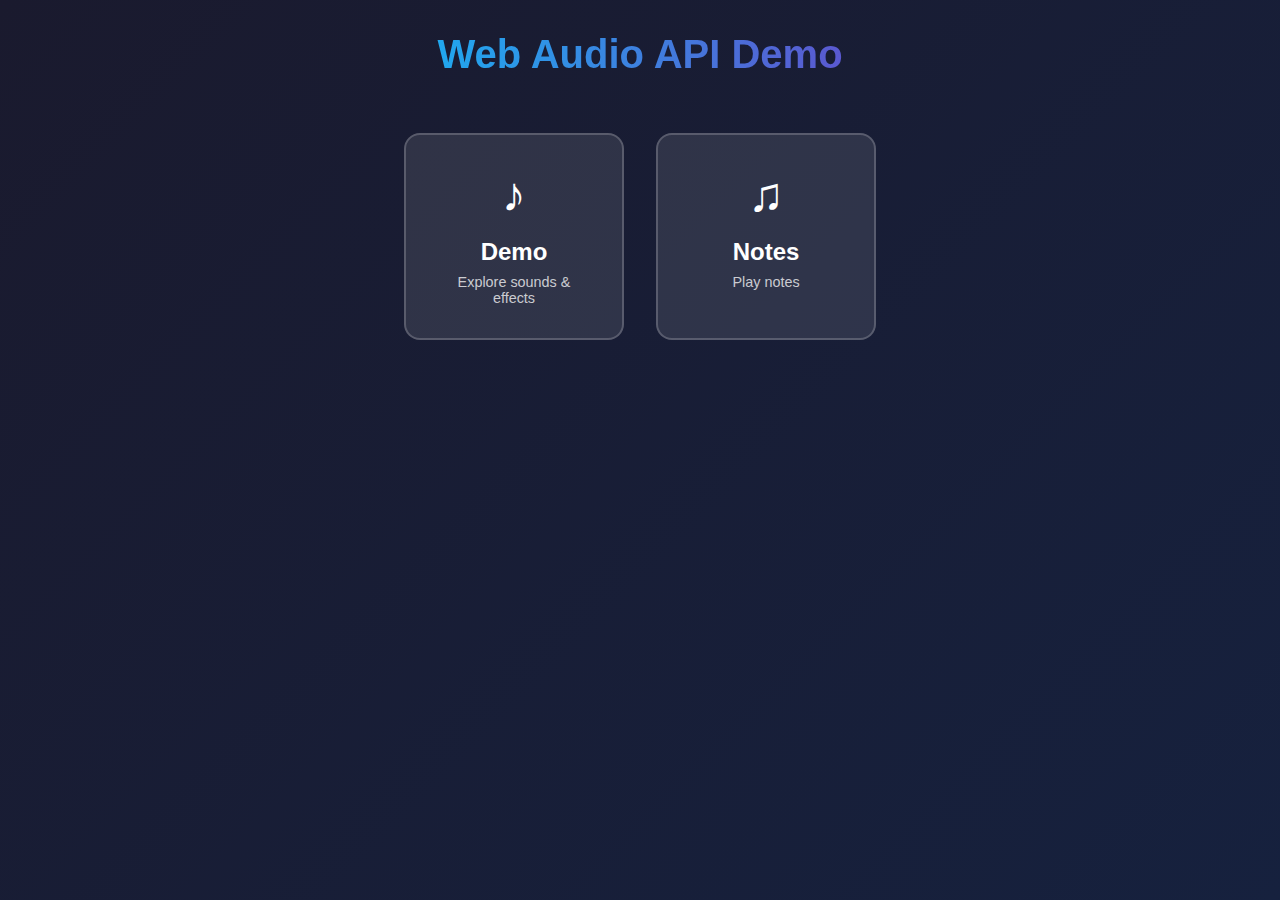
<file: index.html>
<!DOCTYPE html>
<html lang="en">
  <head>
    <meta charset="UTF-8" />
    <meta name="viewport" content="width=device-width, initial-scale=1.0" />
    <title>Web Audio API Demo</title>
    <link rel="stylesheet" href="styles.css" />
  </head>
  <body>
    <div class="container">
      <!-- Landing View -->
      <div id="landing-view" class="view">
        <h1>Web Audio API Demo</h1>
        <div class="mode-selection">
          <button type="button" id="btn-demo" class="mode-btn" aria-label="Demo mode: Explore sounds and effects">
            <span class="mode-icon" aria-hidden="true">♪</span>
            <span class="mode-title">Demo</span>
            <span class="mode-desc">Explore sounds & effects</span>
          </button>
          <button type="button" id="btn-piano" class="mode-btn" aria-label="Notes mode: Play musical notes">
            <span class="mode-icon" aria-hidden="true">♫</span>
            <span class="mode-title">Notes</span>
            <span class="mode-desc">Play notes</span>
          </button>
        </div>
      </div>

      <!-- Demo View -->
      <div id="demo-view" class="view hidden">
        <div class="sticky-header">
          <button class="back-btn" data-target="landing-view">← Back</button>
          <h1>Web Audio API Demo</h1>

          <div class="visualizer">
            <canvas id="waveform"></canvas>
          </div>

          <div class="controls">
            <div class="control-group">
              <label for="frequency"
                >Frequency: <span id="frequency-value">440</span>Hz</label
              >
              <input
                type="range"
                id="frequency"
                min="20"
                max="2000"
                step="10"
                value="440"
              />
            </div>
            <div class="control-group">
              <label for="duration"
                >Duration: <span id="duration-value">2</span>s</label
              >
              <input
                type="range"
                id="duration"
                min="1"
                max="5"
                step="0.5"
                value="2"
              />
            </div>
          </div>
        </div>

        <div class="categories">
          <section class="category">
            <h2>Basic Waveforms</h2>
            <div class="buttons">
              <button data-sound="sine">Sine</button>
              <button data-sound="square">Square</button>
              <button data-sound="sawtooth">Sawtooth</button>
              <button data-sound="triangle">Triangle</button>
            </div>
          </section>

          <section class="category">
            <h2>Filtered Sounds</h2>
            <div class="buttons">
              <button data-sound="lowpass">Lowpass</button>
              <button data-sound="highpass">Highpass</button>
              <button data-sound="bandpass">Bandpass</button>
              <button data-sound="notch">Notch</button>
            </div>
          </section>

          <section class="category">
            <h2>Envelope Shapes</h2>
            <div class="buttons">
              <button data-sound="pluck">Pluck</button>
              <button data-sound="pad">Pad</button>
              <button data-sound="stab">Stab</button>
              <button data-sound="swell">Swell</button>
            </div>
          </section>

          <section class="category">
            <h2>Modulation Effects</h2>
            <div class="buttons">
              <button data-sound="vibrato">Vibrato</button>
              <button data-sound="tremolo">Tremolo</button>
              <button data-sound="fmBass">FM Bass</button>
              <button data-sound="fmBell">FM Bell</button>
            </div>
          </section>

          <section class="category">
            <h2>Sound Effects</h2>
            <div class="buttons">
              <button data-sound="laser">Laser</button>
              <button data-sound="powerUp">Power Up</button>
              <button data-sound="alarm">Alarm</button>
              <button data-sound="noiseBurst">Noise Burst</button>
            </div>
          </section>
        </div>
      </div>

      <!-- Piano View -->
      <div id="piano-view" class="view hidden">
        <button class="back-btn" data-target="landing-view">← Back</button>

        <h1>Notes</h1>
        <p class="piano-subtitle">Play the ascending scale</p>

        <div class="controls piano-controls">
          <div class="control-group">
            <label for="piano-frequency"
              >Base Frequency:
              <span id="piano-frequency-value">262</span>Hz</label
            >
            <input
              type="range"
              id="piano-frequency"
              min="100"
              max="1000"
              step="1"
              value="262"
            />
          </div>
          <div class="control-group">
            <label for="piano-duration"
              >Duration: <span id="piano-duration-value">1</span>s</label
            >
            <input
              type="range"
              id="piano-duration"
              min="0.1"
              max="2"
              step="0.1"
              value="1"
            />
          </div>
        </div>

        <div class="waveform-selector">
          <button data-wave="sine" class="wave-btn active">Sine</button>
          <button data-wave="square" class="wave-btn">Square</button>
          <button data-wave="sawtooth" class="wave-btn">Sawtooth</button>
          <button data-wave="triangle" class="wave-btn">Triangle</button>
        </div>

        <div class="piano-keys">
          <button class="piano-key" data-note="sa" data-freq="261.63"></button>
          <button class="piano-key" data-note="re" data-freq="293.66"></button>
          <button class="piano-key" data-note="ga" data-freq="329.63"></button>
          <button class="piano-key" data-note="ma" data-freq="349.23"></button>
          <button class="piano-key" data-note="pa" data-freq="392.00"></button>
          <button class="piano-key" data-note="da" data-freq="440.00"></button>
          <button class="piano-key" data-note="ni" data-freq="493.88"></button>
          <button class="piano-key" data-note="sa2" data-freq="523.25"></button>
        </div>
      </div>
    </div>

    <script src="audio-utils.js"></script>
    <script src="script.js"></script>
  </body>
</html>
</file>
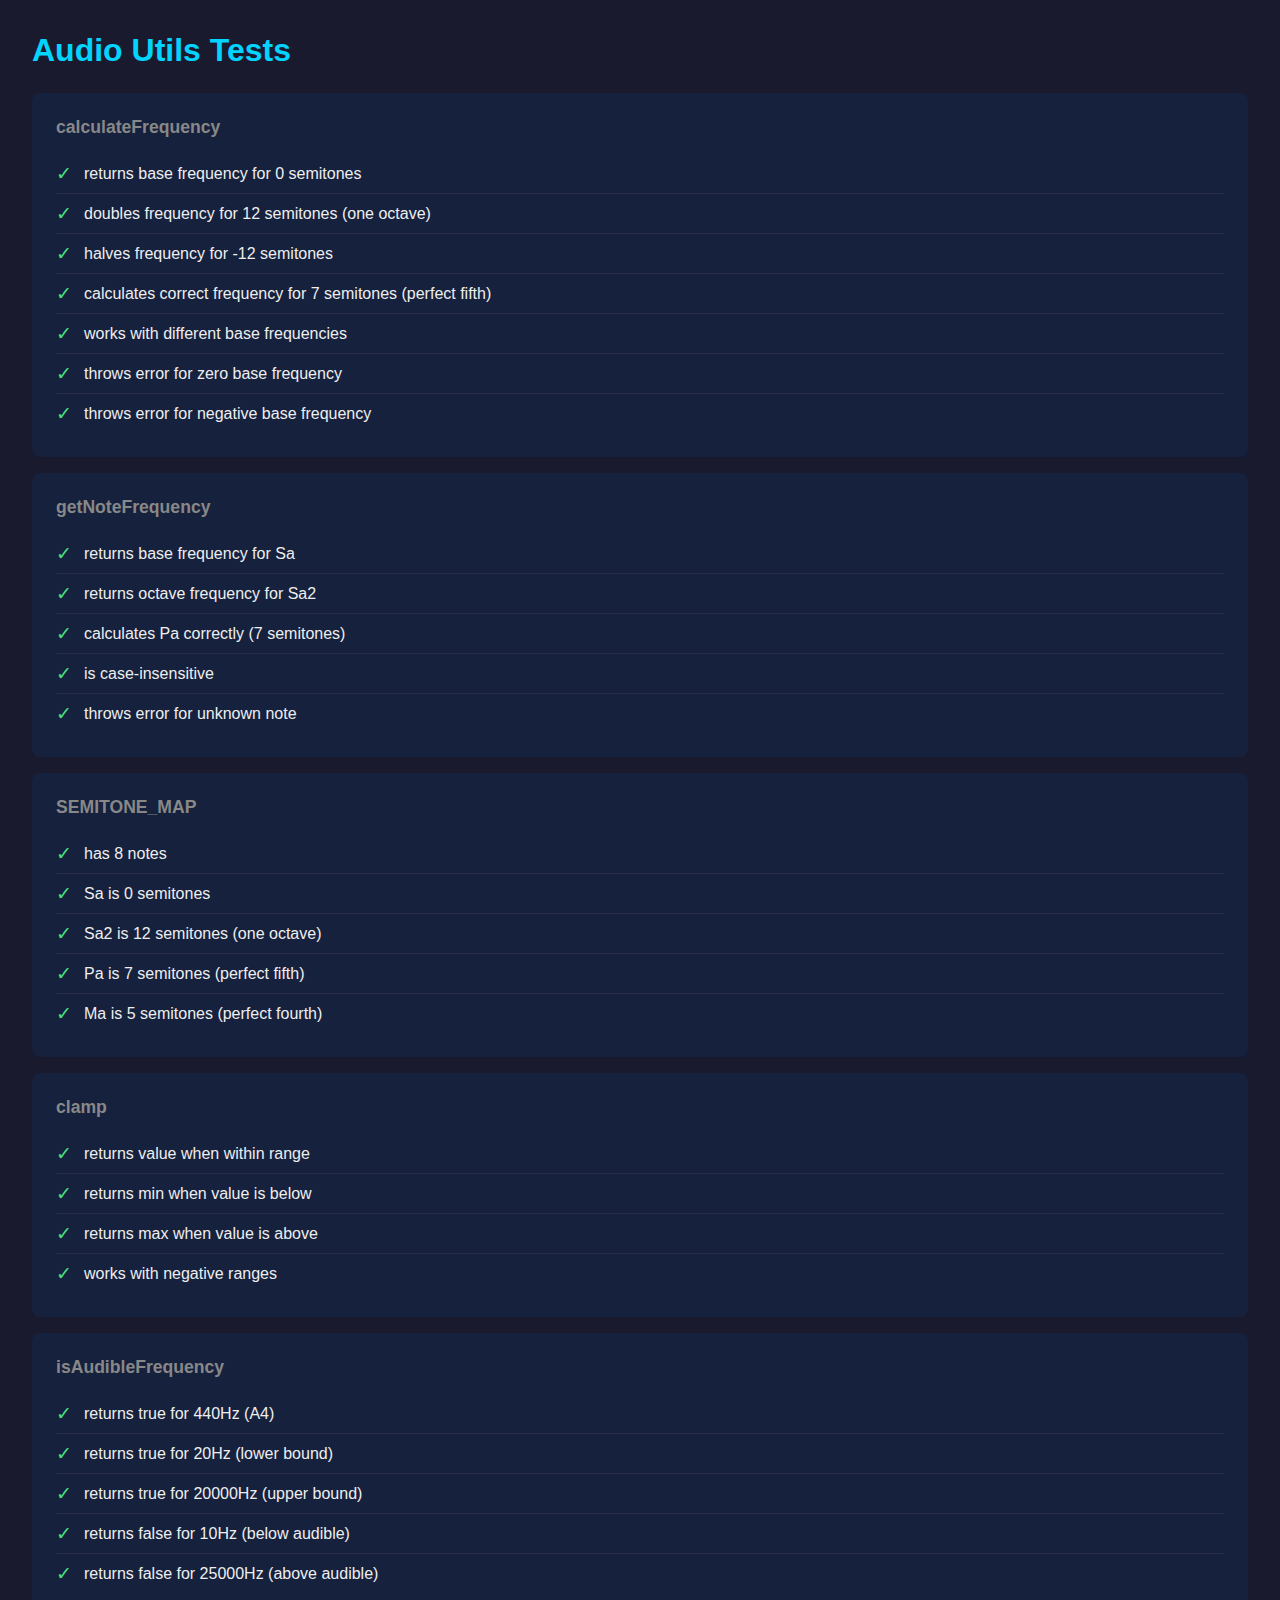
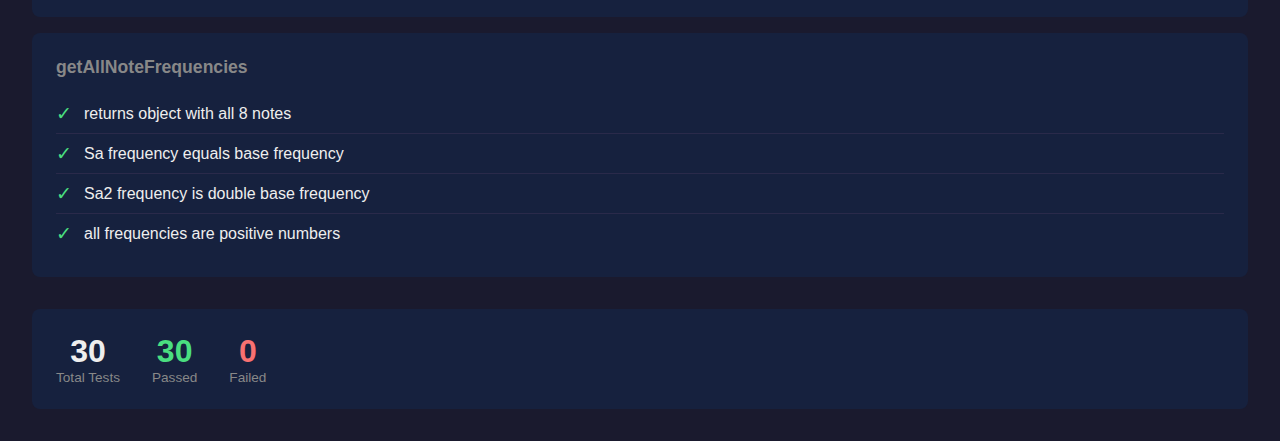
<file: test.html>
<!DOCTYPE html>
<html lang="en">
<head>
    <meta charset="UTF-8">
    <meta name="viewport" content="width=device-width, initial-scale=1.0">
    <title>Audio Utils - Tests</title>
    <style>
        * {
            box-sizing: border-box;
            margin: 0;
            padding: 0;
        }
        body {
            font-family: -apple-system, BlinkMacSystemFont, 'Segoe UI', Roboto, sans-serif;
            background: #1a1a2e;
            color: #eee;
            padding: 2rem;
            min-height: 100vh;
        }
        h1 {
            margin-bottom: 1.5rem;
            color: #00d4ff;
        }
        .test-suite {
            background: #16213e;
            border-radius: 8px;
            padding: 1.5rem;
            margin-bottom: 1rem;
        }
        .test-suite h2 {
            font-size: 1.1rem;
            margin-bottom: 1rem;
            color: #888;
        }
        .test {
            padding: 0.5rem 0;
            border-bottom: 1px solid #2a2a4a;
            display: flex;
            align-items: center;
            gap: 0.75rem;
        }
        .test:last-child {
            border-bottom: none;
        }
        .test-status {
            font-size: 1.2rem;
        }
        .test-name {
            flex: 1;
        }
        .test-details {
            font-size: 0.85rem;
            color: #888;
        }
        .pass { color: #4ade80; }
        .fail { color: #f87171; }
        .summary {
            margin-top: 2rem;
            padding: 1.5rem;
            background: #16213e;
            border-radius: 8px;
            display: flex;
            gap: 2rem;
        }
        .summary-item {
            text-align: center;
        }
        .summary-count {
            font-size: 2rem;
            font-weight: bold;
        }
        .summary-label {
            font-size: 0.85rem;
            color: #888;
        }
    </style>
</head>
<body>
    <h1>Audio Utils Tests</h1>
    <div id="results"></div>
    <div id="summary" class="summary"></div>

    <script src="audio-utils.js"></script>
    <script>
        // ==========================================
        // Simple Test Runner
        // ==========================================

        const results = { passed: 0, failed: 0, tests: [] };

        function assert(condition, message) {
            if (!condition) {
                throw new Error(message || 'Assertion failed');
            }
        }

        function assertEqual(actual, expected, message) {
            if (actual !== expected) {
                throw new Error(
                    message || `Expected ${expected}, got ${actual}`
                );
            }
        }

        function assertApprox(actual, expected, tolerance = 0.01, message) {
            const diff = Math.abs(actual - expected);
            if (diff > tolerance) {
                throw new Error(
                    message || `Expected ~${expected}, got ${actual} (diff: ${diff})`
                );
            }
        }

        function assertThrows(fn, message) {
            let threw = false;
            try {
                fn();
            } catch (e) {
                threw = true;
            }
            if (!threw) {
                throw new Error(message || 'Expected function to throw');
            }
        }

        function test(name, fn) {
            try {
                fn();
                results.passed++;
                results.tests.push({ name, passed: true });
            } catch (error) {
                results.failed++;
                results.tests.push({ name, passed: false, error: error.message });
            }
        }

        function suite(name, fn) {
            results.currentSuite = name;
            fn();
        }

        // ==========================================
        // Test Suites
        // ==========================================

        suite('calculateFrequency', () => {
            test('returns base frequency for 0 semitones', () => {
                assertEqual(calculateFrequency(440, 0), 440);
            });

            test('doubles frequency for 12 semitones (one octave)', () => {
                assertEqual(calculateFrequency(440, 12), 880);
            });

            test('halves frequency for -12 semitones', () => {
                assertEqual(calculateFrequency(440, -12), 220);
            });

            test('calculates correct frequency for 7 semitones (perfect fifth)', () => {
                // 440 * 2^(7/12) ≈ 659.255
                assertApprox(calculateFrequency(440, 7), 659.255, 0.01);
            });

            test('works with different base frequencies', () => {
                assertEqual(calculateFrequency(262, 12), 524);
            });

            test('throws error for zero base frequency', () => {
                assertThrows(() => calculateFrequency(0, 5));
            });

            test('throws error for negative base frequency', () => {
                assertThrows(() => calculateFrequency(-100, 5));
            });
        });

        suite('getNoteFrequency', () => {
            test('returns base frequency for Sa', () => {
                assertEqual(getNoteFrequency('sa', 262), 262);
            });

            test('returns octave frequency for Sa2', () => {
                assertEqual(getNoteFrequency('sa2', 262), 524);
            });

            test('calculates Pa correctly (7 semitones)', () => {
                // 262 * 2^(7/12) ≈ 392.56
                assertApprox(getNoteFrequency('pa', 262), 392.56, 0.1);
            });

            test('is case-insensitive', () => {
                assertEqual(getNoteFrequency('SA', 262), getNoteFrequency('sa', 262));
            });

            test('throws error for unknown note', () => {
                assertThrows(() => getNoteFrequency('xyz', 262));
            });
        });

        suite('SEMITONE_MAP', () => {
            test('has 8 notes', () => {
                assertEqual(Object.keys(SEMITONE_MAP).length, 8);
            });

            test('Sa is 0 semitones', () => {
                assertEqual(SEMITONE_MAP['sa'], 0);
            });

            test('Sa2 is 12 semitones (one octave)', () => {
                assertEqual(SEMITONE_MAP['sa2'], 12);
            });

            test('Pa is 7 semitones (perfect fifth)', () => {
                assertEqual(SEMITONE_MAP['pa'], 7);
            });

            test('Ma is 5 semitones (perfect fourth)', () => {
                assertEqual(SEMITONE_MAP['ma'], 5);
            });
        });

        suite('clamp', () => {
            test('returns value when within range', () => {
                assertEqual(clamp(50, 0, 100), 50);
            });

            test('returns min when value is below', () => {
                assertEqual(clamp(-10, 0, 100), 0);
            });

            test('returns max when value is above', () => {
                assertEqual(clamp(150, 0, 100), 100);
            });

            test('works with negative ranges', () => {
                assertEqual(clamp(-5, -10, -1), -5);
            });
        });

        suite('isAudibleFrequency', () => {
            test('returns true for 440Hz (A4)', () => {
                assert(isAudibleFrequency(440));
            });

            test('returns true for 20Hz (lower bound)', () => {
                assert(isAudibleFrequency(20));
            });

            test('returns true for 20000Hz (upper bound)', () => {
                assert(isAudibleFrequency(20000));
            });

            test('returns false for 10Hz (below audible)', () => {
                assert(!isAudibleFrequency(10));
            });

            test('returns false for 25000Hz (above audible)', () => {
                assert(!isAudibleFrequency(25000));
            });
        });

        suite('getAllNoteFrequencies', () => {
            test('returns object with all 8 notes', () => {
                const freqs = getAllNoteFrequencies(262);
                assertEqual(Object.keys(freqs).length, 8);
            });

            test('Sa frequency equals base frequency', () => {
                const freqs = getAllNoteFrequencies(262);
                assertEqual(freqs.sa, 262);
            });

            test('Sa2 frequency is double base frequency', () => {
                const freqs = getAllNoteFrequencies(262);
                assertEqual(freqs.sa2, 524);
            });

            test('all frequencies are positive numbers', () => {
                const freqs = getAllNoteFrequencies(262);
                for (const freq of Object.values(freqs)) {
                    assert(typeof freq === 'number' && freq > 0);
                }
            });
        });

        // ==========================================
        // Render Results
        // ==========================================

        function renderResults() {
            const container = document.getElementById('results');

            // Group tests by suite
            const suites = {};
            let currentSuite = 'General';

            results.tests.forEach(test => {
                if (!suites[currentSuite]) {
                    suites[currentSuite] = [];
                }
                suites[currentSuite].push(test);
            });

            // Render each suite
            let html = '';
            const suiteNames = ['calculateFrequency', 'getNoteFrequency', 'SEMITONE_MAP', 'clamp', 'isAudibleFrequency', 'getAllNoteFrequencies'];
            let testIndex = 0;

            suiteNames.forEach(suiteName => {
                html += `<div class="test-suite"><h2>${suiteName}</h2>`;

                // Find tests for this suite (based on order)
                const suiteTestCounts = {
                    'calculateFrequency': 7,
                    'getNoteFrequency': 5,
                    'SEMITONE_MAP': 5,
                    'clamp': 4,
                    'isAudibleFrequency': 5,
                    'getAllNoteFrequencies': 4
                };

                const count = suiteTestCounts[suiteName] || 0;
                for (let i = 0; i < count && testIndex < results.tests.length; i++) {
                    const test = results.tests[testIndex++];
                    const statusClass = test.passed ? 'pass' : 'fail';
                    const statusIcon = test.passed ? '✓' : '✗';

                    html += `
                        <div class="test">
                            <span class="test-status ${statusClass}">${statusIcon}</span>
                            <span class="test-name">${test.name}</span>
                            ${test.error ? `<span class="test-details fail">${test.error}</span>` : ''}
                        </div>
                    `;
                }

                html += '</div>';
            });

            container.innerHTML = html;

            // Render summary
            const summary = document.getElementById('summary');
            const total = results.passed + results.failed;
            summary.innerHTML = `
                <div class="summary-item">
                    <div class="summary-count">${total}</div>
                    <div class="summary-label">Total Tests</div>
                </div>
                <div class="summary-item">
                    <div class="summary-count pass">${results.passed}</div>
                    <div class="summary-label">Passed</div>
                </div>
                <div class="summary-item">
                    <div class="summary-count fail">${results.failed}</div>
                    <div class="summary-label">Failed</div>
                </div>
            `;
        }

        renderResults();
    </script>
</body>
</html>
</file>
<file: styles.css>
* {
    margin: 0;
    padding: 0;
    box-sizing: border-box;
}

body {
    font-family: -apple-system, BlinkMacSystemFont, 'Segoe UI', Roboto, Oxygen, Ubuntu, sans-serif;
    background: linear-gradient(135deg, #1a1a2e 0%, #16213e 100%);
    min-height: 100vh;
    color: #fff;
}

.container {
    max-width: 900px;
    margin: 0 auto;
    padding: 2rem 1rem;
}

h1 {
    text-align: center;
    font-size: 2.5rem;
    margin-bottom: 1.5rem;
    background: linear-gradient(90deg, #00d4ff, #7b2cbf);
    -webkit-background-clip: text;
    -webkit-text-fill-color: transparent;
    background-clip: text;
}

/* View switching */
.view {
    display: block;
}

.view.hidden {
    display: none;
}

/* Landing page */
.landing-subtitle {
    text-align: center;
    color: rgba(255, 255, 255, 0.7);
    margin-bottom: 3rem;
    font-size: 1.1rem;
}

.mode-selection {
    display: flex;
    gap: 2rem;
    justify-content: center;
    flex-wrap: wrap;
    padding: 2rem 0;
}

.mode-btn {
    display: flex;
    flex-direction: column;
    align-items: center;
    padding: 2rem 3rem;
    width: 220px;
    background: rgba(255, 255, 255, 0.1);
    border: 2px solid rgba(255, 255, 255, 0.2);
    border-radius: 16px;
    transition: all 0.3s ease;
}

.mode-btn:hover {
    background: rgba(255, 255, 255, 0.15);
    border-color: #00d4ff;
    transform: translateY(-4px);
    box-shadow: 0 8px 30px rgba(0, 212, 255, 0.3);
}

.mode-btn:focus-visible {
    outline: 3px solid #00d4ff;
    outline-offset: 4px;
}

.mode-btn:active {
    transform: translateY(-1px);
    background: rgba(255, 255, 255, 0.2);
}

.mode-icon {
    font-size: 3rem;
    margin-bottom: 1rem;
}

.mode-title {
    font-size: 1.5rem;
    font-weight: 600;
    margin-bottom: 0.5rem;
}

.mode-desc {
    font-size: 0.9rem;
    color: rgba(255, 255, 255, 0.75);
}

/* Back button */
.back-btn {
    background: transparent;
    border: 1px solid rgba(255, 255, 255, 0.3);
    color: rgba(255, 255, 255, 0.8);
    padding: 0.5rem 1rem;
    font-size: 0.9rem;
    margin-bottom: 1rem;
}

.back-btn:hover {
    background: rgba(255, 255, 255, 0.1);
    border-color: rgba(255, 255, 255, 0.5);
    transform: none;
    box-shadow: none;
}

/* Piano page */
.piano-subtitle {
    text-align: center;
    color: rgba(255, 255, 255, 0.7);
    margin-bottom: 2rem;
    font-size: 1.1rem;
}

.waveform-selector {
    display: flex;
    justify-content: center;
    gap: 0.5rem;
    margin-bottom: 3rem;
    flex-wrap: wrap;
}

.wave-btn {
    padding: 0.75rem 1.5rem;
    background: rgba(255, 255, 255, 0.1);
    border: 1px solid rgba(255, 255, 255, 0.2);
    color: rgba(255, 255, 255, 0.8);
}

.wave-btn:hover {
    background: rgba(255, 255, 255, 0.15);
    transform: none;
    box-shadow: none;
}

.wave-btn.active {
    background: linear-gradient(135deg, #00d4ff 0%, #7b2cbf 100%);
    border-color: transparent;
    color: #fff;
}

.piano-keys {
    display: flex;
    justify-content: center;
    gap: 0.5rem;
    flex-wrap: wrap;
    padding: 2rem 0;
}

.piano-key {
    width: 60px;
    height: 200px;
    background: linear-gradient(180deg, #ffffff 0%, #e0e0e0 100%);
    border: none;
    border-radius: 0 0 8px 8px;
    box-shadow: 0 4px 8px rgba(0, 0, 0, 0.3), inset 0 -4px 8px rgba(0, 0, 0, 0.1);
    transition: all 0.1s ease;
    user-select: none;
    -webkit-user-select: none;
    display: flex;
    align-items: flex-end;
    justify-content: center;
    padding-bottom: 1rem;
    font-size: 0.75rem;
    color: #666;
    font-weight: 600;
}

.piano-key:hover {
    background: linear-gradient(180deg, #f0f0f0 0%, #d0d0d0 100%);
    transform: translateY(2px);
    box-shadow: 0 2px 4px rgba(0, 0, 0, 0.3), inset 0 -2px 4px rgba(0, 0, 0, 0.1);
}

.piano-key:active,
.piano-key.active {
    background: linear-gradient(180deg, #e0e0e0 0%, #c0c0c0 100%);
    transform: translateY(4px);
    box-shadow: 0 1px 2px rgba(0, 0, 0, 0.3), inset 0 -1px 2px rgba(0, 0, 0, 0.1);
}

.sticky-header {
    position: sticky;
    top: 0;
    z-index: 100;
    background: linear-gradient(135deg, #1a1a2e 0%, #16213e 100%);
    padding: 1rem 0;
    box-shadow: 0 4px 20px rgba(0, 0, 0, 0.3);
}

.visualizer {
    background: rgba(0, 0, 0, 0.3);
    border-radius: 12px;
    padding: 1rem;
    margin-bottom: 1.5rem;
    border: 1px solid rgba(255, 255, 255, 0.1);
}

#waveform {
    width: 100%;
    height: 150px;
    display: block;
    border-radius: 8px;
    background: rgba(0, 0, 0, 0.5);
}

.controls {
    background: rgba(255, 255, 255, 0.1);
    border-radius: 12px;
    padding: 1.5rem;
    margin-bottom: 0;
    display: flex;
    gap: 2rem;
    flex-wrap: wrap;
    justify-content: center;
}

.control-group {
    flex: 1;
    min-width: 200px;
    max-width: 350px;
    text-align: center;
}

.control-group label {
    display: block;
    font-size: 1rem;
    margin-bottom: 0.75rem;
}

#duration-value,
#frequency-value,
#piano-frequency-value,
#piano-duration-value {
    font-weight: bold;
    color: #00d4ff;
}

.control-group input[type="range"] {
    width: 100%;
    height: 8px;
    -webkit-appearance: none;
    appearance: none;
    background: rgba(255, 255, 255, 0.2);
    border-radius: 4px;
    outline: none;
}

.control-group input[type="range"]::-webkit-slider-thumb {
    -webkit-appearance: none;
    appearance: none;
    width: 24px;
    height: 24px;
    background: #00d4ff;
    border-radius: 50%;
    cursor: pointer;
    transition: transform 0.2s;
}

.control-group input[type="range"]::-webkit-slider-thumb:hover {
    transform: scale(1.2);
}

.control-group input[type="range"]::-moz-range-thumb {
    width: 24px;
    height: 24px;
    background: #00d4ff;
    border-radius: 50%;
    cursor: pointer;
    border: none;
}

.categories {
    display: grid;
    gap: 1.5rem;
    padding-top: 1.5rem;
}

.category {
    background: rgba(255, 255, 255, 0.05);
    border-radius: 12px;
    padding: 1.25rem;
    border: 1px solid rgba(255, 255, 255, 0.1);
}

.category h2 {
    font-size: 1.2rem;
    margin-bottom: 1rem;
    color: #e0e0e0;
    border-bottom: 2px solid rgba(255, 255, 255, 0.1);
    padding-bottom: 0.5rem;
}

.buttons {
    display: grid;
    grid-template-columns: repeat(auto-fit, minmax(120px, 1fr));
    gap: 0.75rem;
}

button {
    padding: 0.875rem 1rem;
    font-size: 0.95rem;
    font-weight: 500;
    border: none;
    border-radius: 8px;
    cursor: pointer;
    transition: all 0.2s ease;
    background: linear-gradient(135deg, #667eea 0%, #764ba2 100%);
    color: #fff;
}

button:hover {
    transform: translateY(-2px);
    box-shadow: 0 4px 15px rgba(102, 126, 234, 0.4);
}

button:active {
    transform: translateY(0);
    box-shadow: 0 2px 8px rgba(102, 126, 234, 0.3);
}

.category:nth-child(1) button {
    background: linear-gradient(135deg, #11998e 0%, #38ef7d 100%);
}

.category:nth-child(1) button:hover {
    box-shadow: 0 4px 15px rgba(56, 239, 125, 0.4);
}

.category:nth-child(2) button {
    background: linear-gradient(135deg, #f093fb 0%, #f5576c 100%);
}

.category:nth-child(2) button:hover {
    box-shadow: 0 4px 15px rgba(245, 87, 108, 0.4);
}

.category:nth-child(3) button {
    background: linear-gradient(135deg, #4facfe 0%, #00f2fe 100%);
}

.category:nth-child(3) button:hover {
    box-shadow: 0 4px 15px rgba(79, 172, 254, 0.4);
}

.category:nth-child(4) button {
    background: linear-gradient(135deg, #fa709a 0%, #fee140 100%);
}

.category:nth-child(4) button:hover {
    box-shadow: 0 4px 15px rgba(250, 112, 154, 0.4);
}

.category:nth-child(5) button {
    background: linear-gradient(135deg, #a18cd1 0%, #fbc2eb 100%);
    color: #333;
}

.category:nth-child(5) button:hover {
    box-shadow: 0 4px 15px rgba(161, 140, 209, 0.4);
}

@media (max-width: 600px) {
    h1 {
        font-size: 1.75rem;
        margin-bottom: 1rem;
    }

    .landing-subtitle,
    .piano-subtitle {
        font-size: 1rem;
        margin-bottom: 1.5rem;
    }

    .mode-selection {
        gap: 1rem;
        padding: 1rem 0;
    }

    .mode-btn {
        padding: 1.5rem 2rem;
        width: 160px;
    }

    .mode-icon {
        font-size: 2rem;
    }

    .mode-title {
        font-size: 1.2rem;
    }

    .piano-key {
        width: 38px;
        height: 140px;
    }

    .waveform-selector {
        margin-bottom: 2rem;
    }

    .wave-btn {
        padding: 0.5rem 1rem;
        font-size: 0.85rem;
    }

    .sticky-header {
        top: 0;
        padding: 0.75rem 0;
    }

    #waveform {
        height: 80px;
    }

    .visualizer {
        padding: 0.5rem;
        margin-bottom: 1rem;
    }

    .controls {
        flex-direction: column;
        gap: 0.75rem;
        padding: 1rem;
    }

    .control-group {
        max-width: none;
    }

    .buttons {
        grid-template-columns: repeat(2, 1fr);
    }

    button {
        padding: 0.75rem;
        font-size: 0.875rem;
    }
}

.piano-controls {
    margin-bottom: 2rem;
    max-width: 700px;
    margin-left: auto;
    margin-right: auto;
}
</file>
